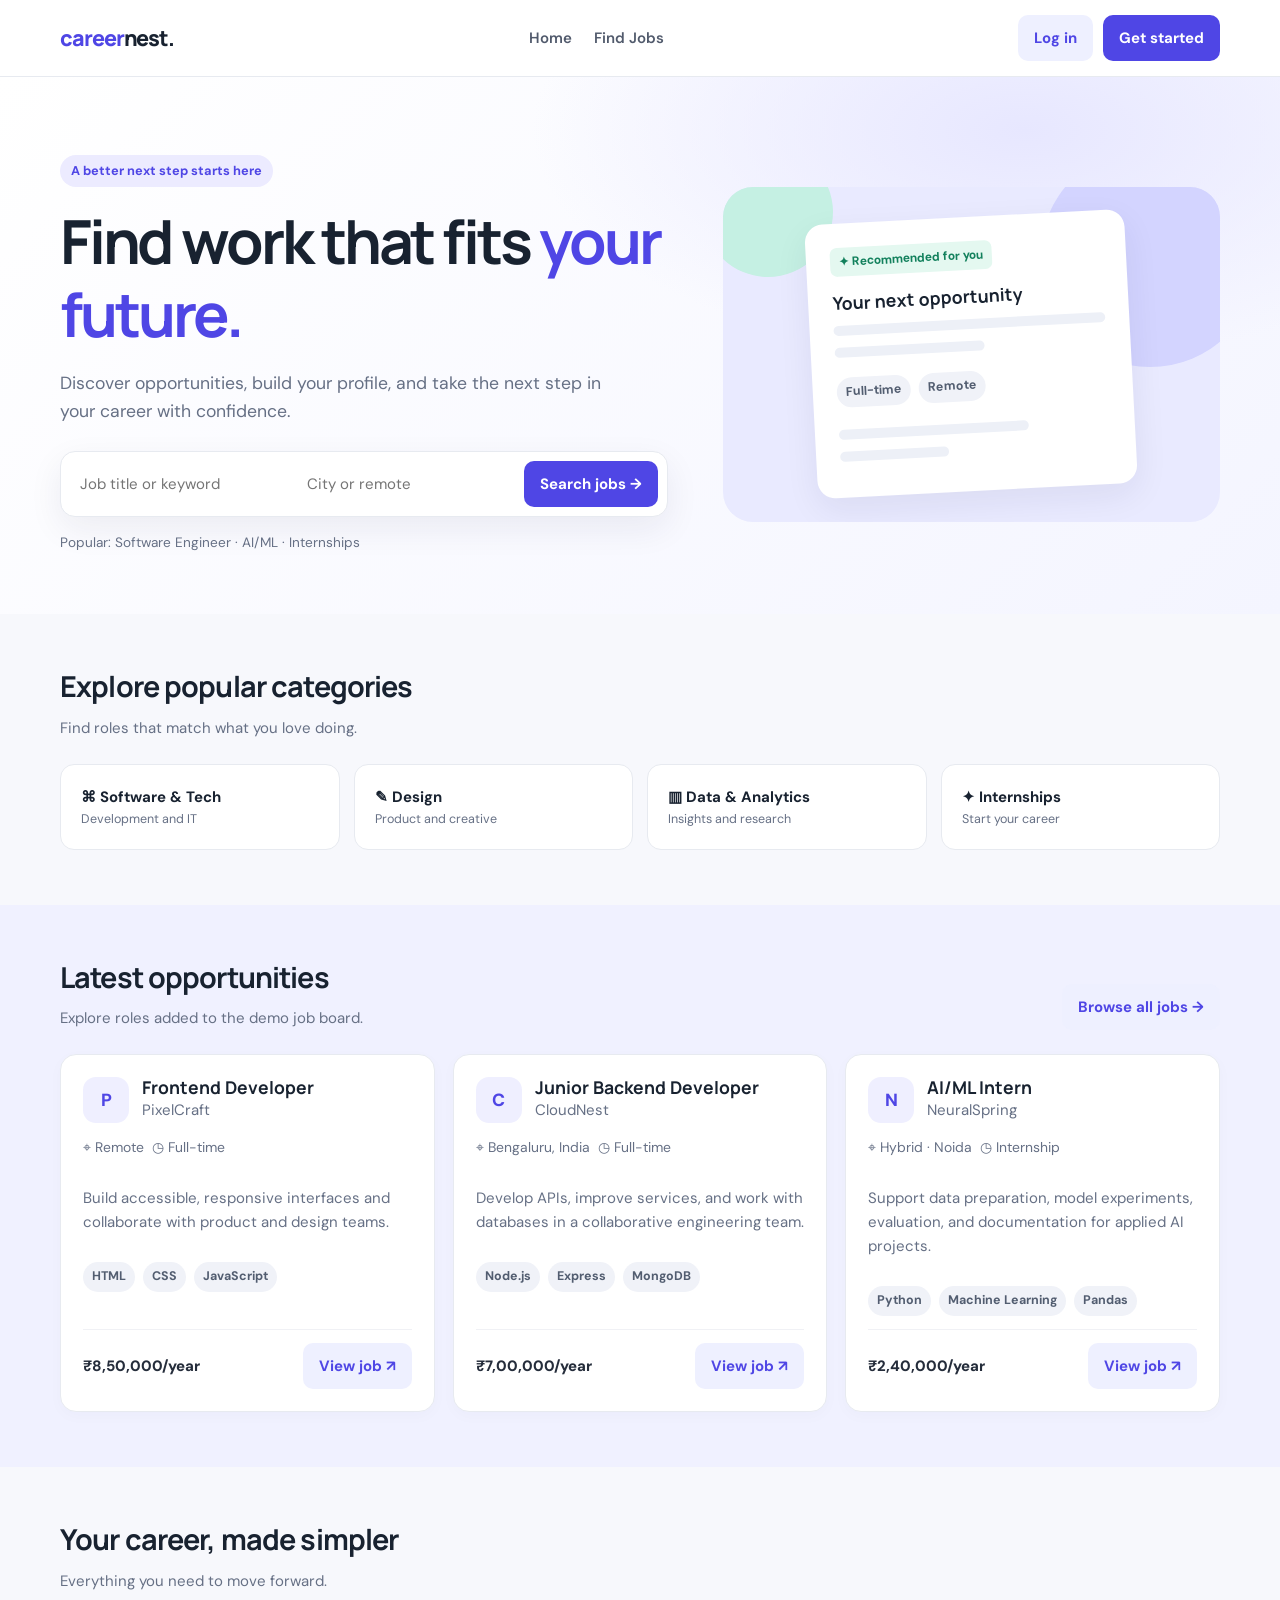
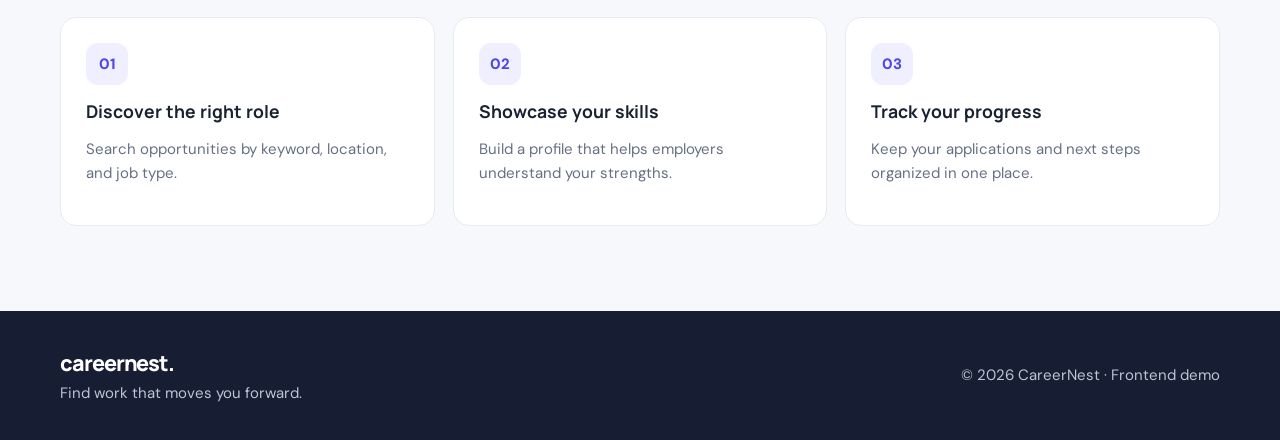
<file: job-portal-frontend/index.html>
<!DOCTYPE html>
<html lang="en">
<head>
  <meta charset="UTF-8">
  <meta name="viewport" content="width=device-width, initial-scale=1.0">
  <meta name="description" content="CareerNest job portal frontend demo">
  <title>CareerNest | Find your next opportunity</title>
  <link rel="stylesheet" href="css/style.css">
  <link rel="stylesheet" href="css/responsive.css">
</head>
<body data-page="home">
  <div id="app"><main class="container" style="padding:60px 0">Loading CareerNest…</main></div>
  <script src="js/app.js"></script>
</body>
</html>
</file>
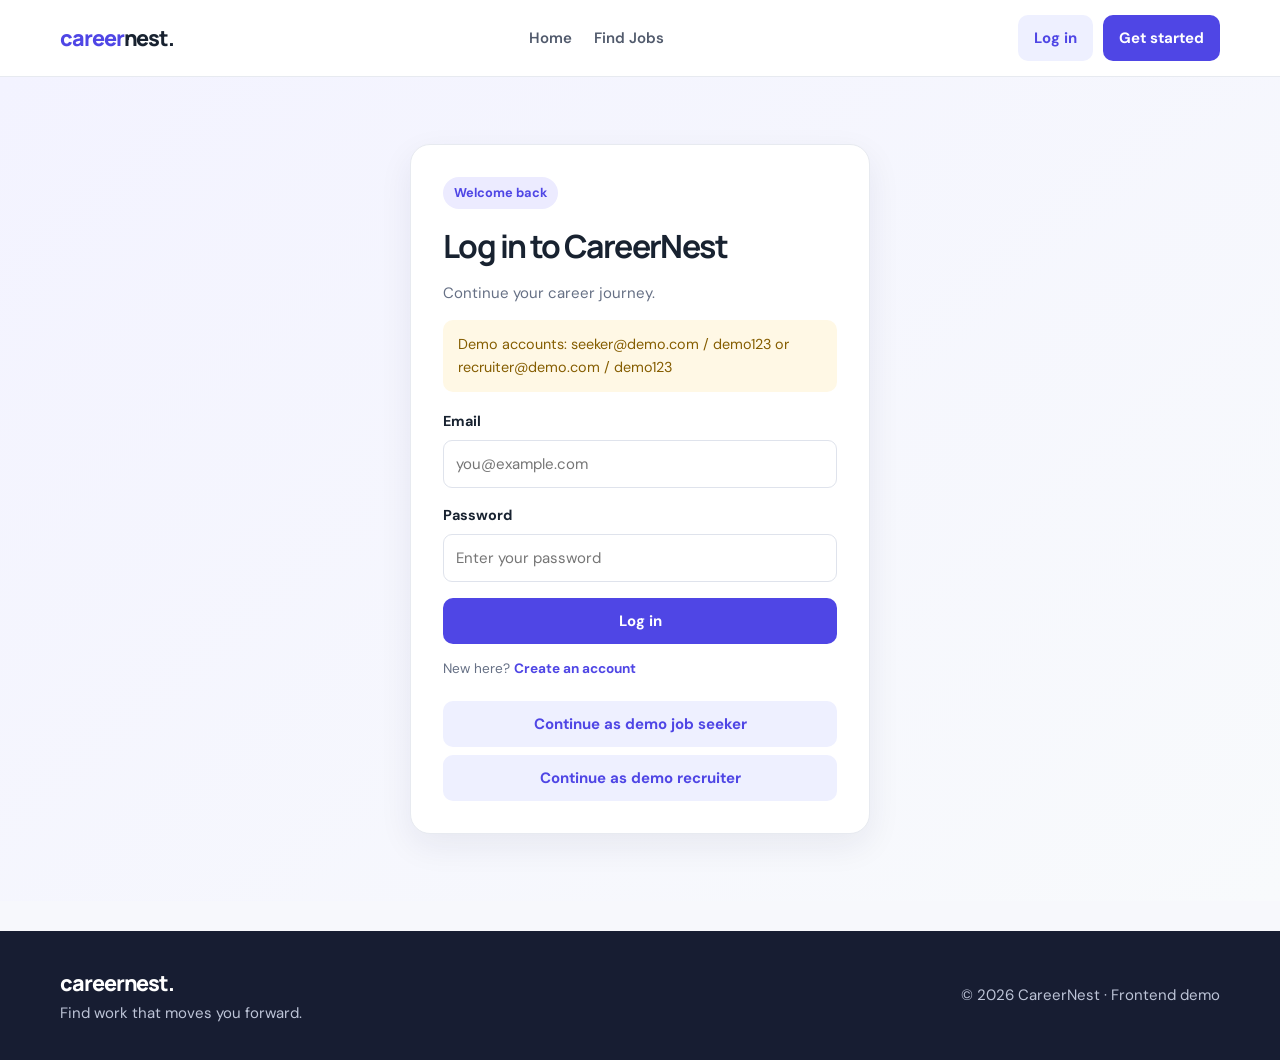
<file: job-portal-frontend/applicants.html>
<!DOCTYPE html>
<html lang="en">
<head>
  <meta charset="UTF-8">
  <meta name="viewport" content="width=device-width, initial-scale=1.0">
  <meta name="description" content="CareerNest job portal frontend demo">
  <title>CareerNest | Applicants</title>
  <link rel="stylesheet" href="css/style.css">
  <link rel="stylesheet" href="css/responsive.css">
</head>
<body data-page="applicants">
  <div id="app"><main class="container" style="padding:60px 0">Loading CareerNest…</main></div>
  <script src="js/app.js"></script>
</body>
</html>
</file>
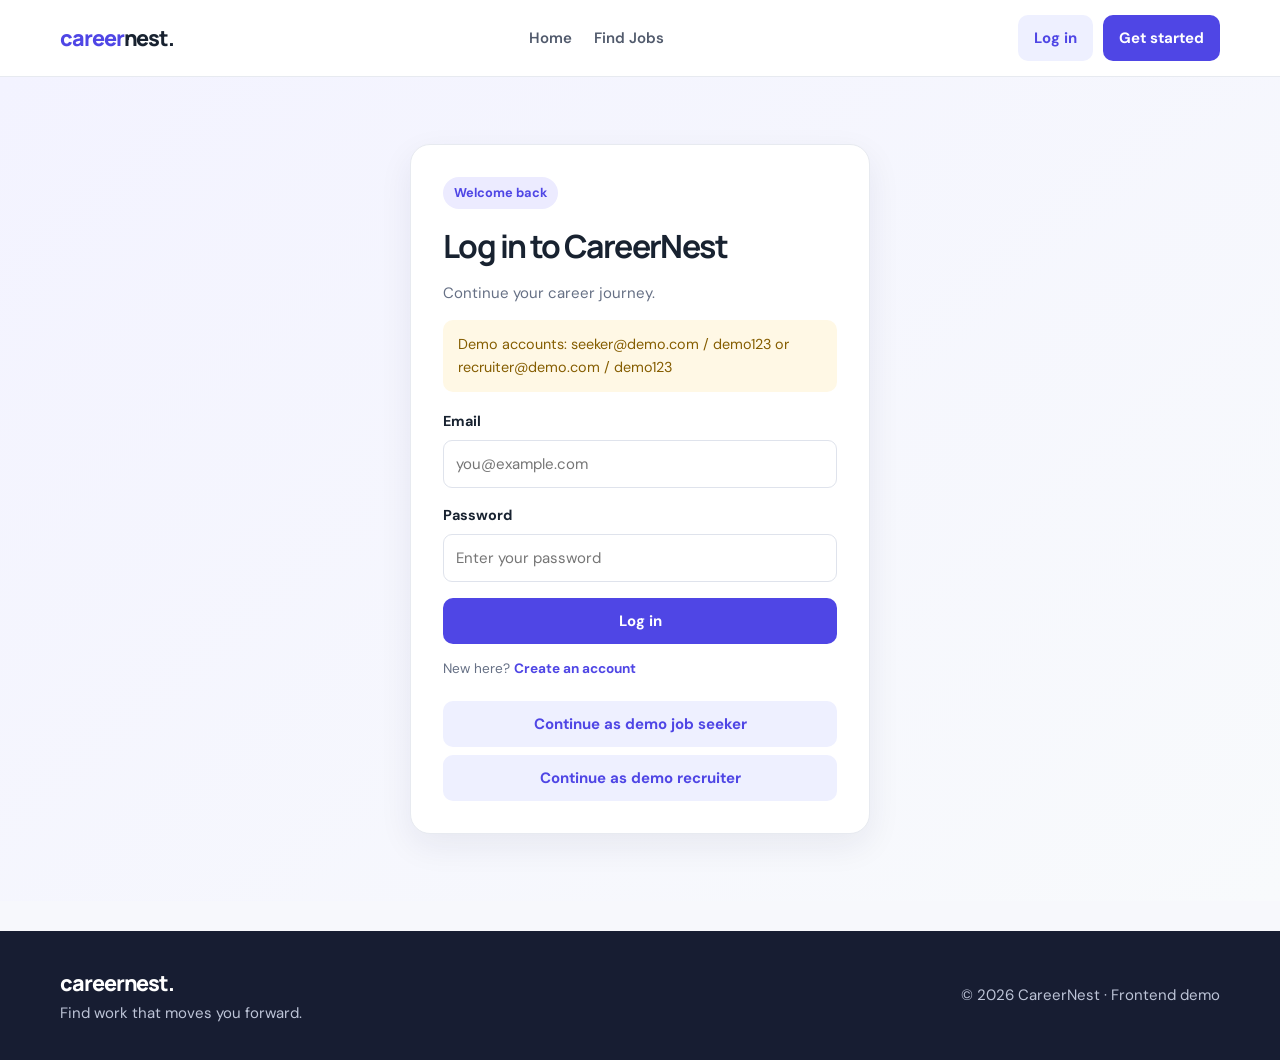
<file: job-portal-frontend/applications.html>
<!DOCTYPE html>
<html lang="en">
<head>
  <meta charset="UTF-8">
  <meta name="viewport" content="width=device-width, initial-scale=1.0">
  <meta name="description" content="CareerNest job portal frontend demo">
  <title>CareerNest | Applications</title>
  <link rel="stylesheet" href="css/style.css">
  <link rel="stylesheet" href="css/responsive.css">
</head>
<body data-page="applications">
  <div id="app"><main class="container" style="padding:60px 0">Loading CareerNest…</main></div>
  <script src="js/app.js"></script>
</body>
</html>
</file>
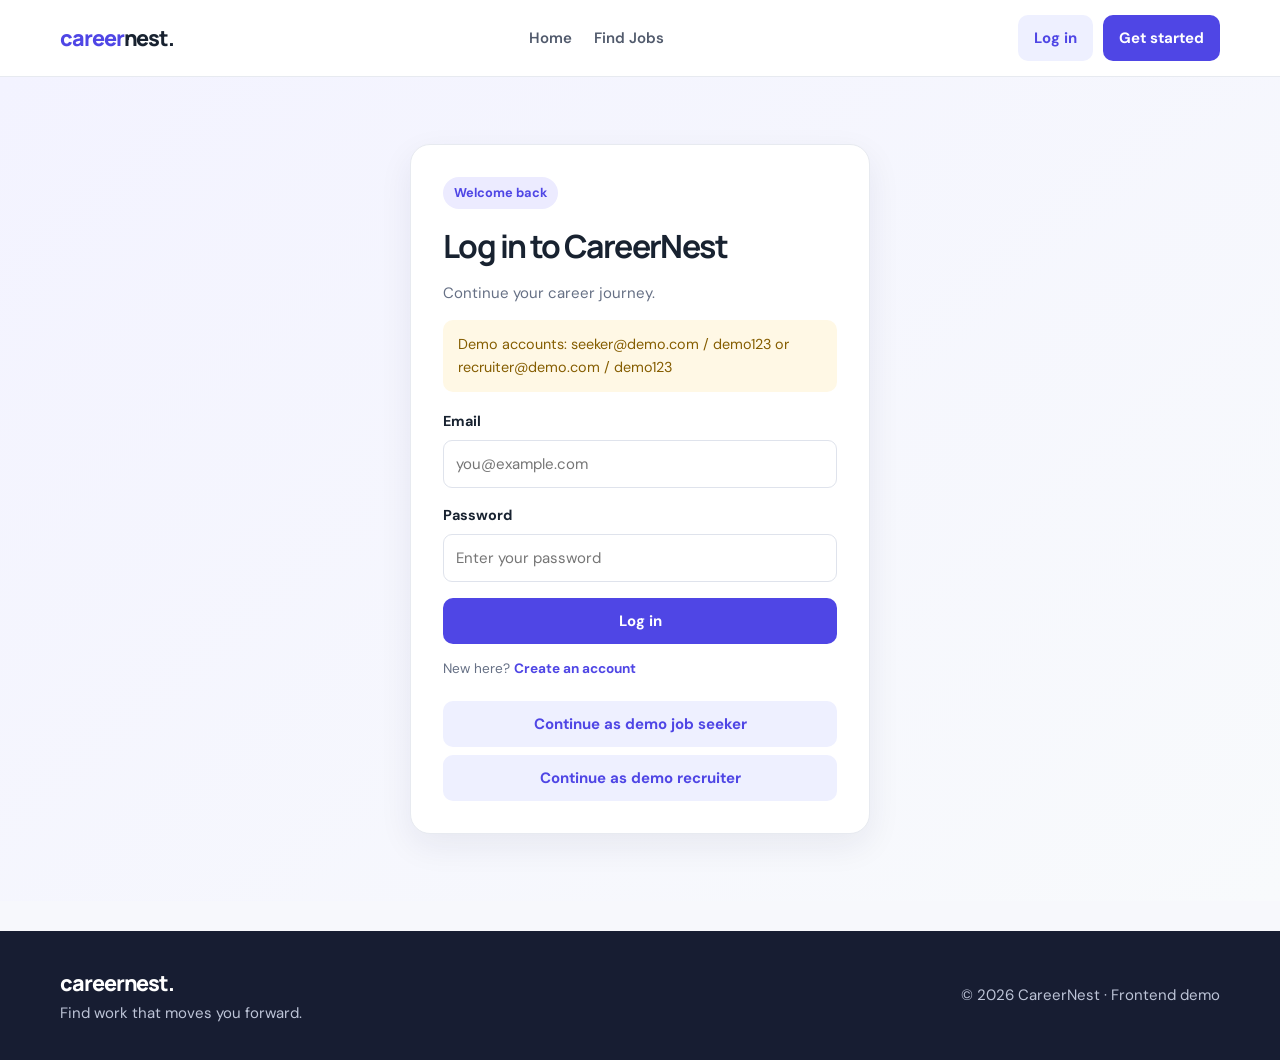
<file: job-portal-frontend/company-profile.html>
<!DOCTYPE html>
<html lang="en">
<head>
  <meta charset="UTF-8">
  <meta name="viewport" content="width=device-width, initial-scale=1.0">
  <meta name="description" content="CareerNest job portal frontend demo">
  <title>CareerNest | Company Profile</title>
  <link rel="stylesheet" href="css/style.css">
  <link rel="stylesheet" href="css/responsive.css">
</head>
<body data-page="company-profile">
  <div id="app"><main class="container" style="padding:60px 0">Loading CareerNest…</main></div>
  <script src="js/app.js"></script>
</body>
</html>
</file>
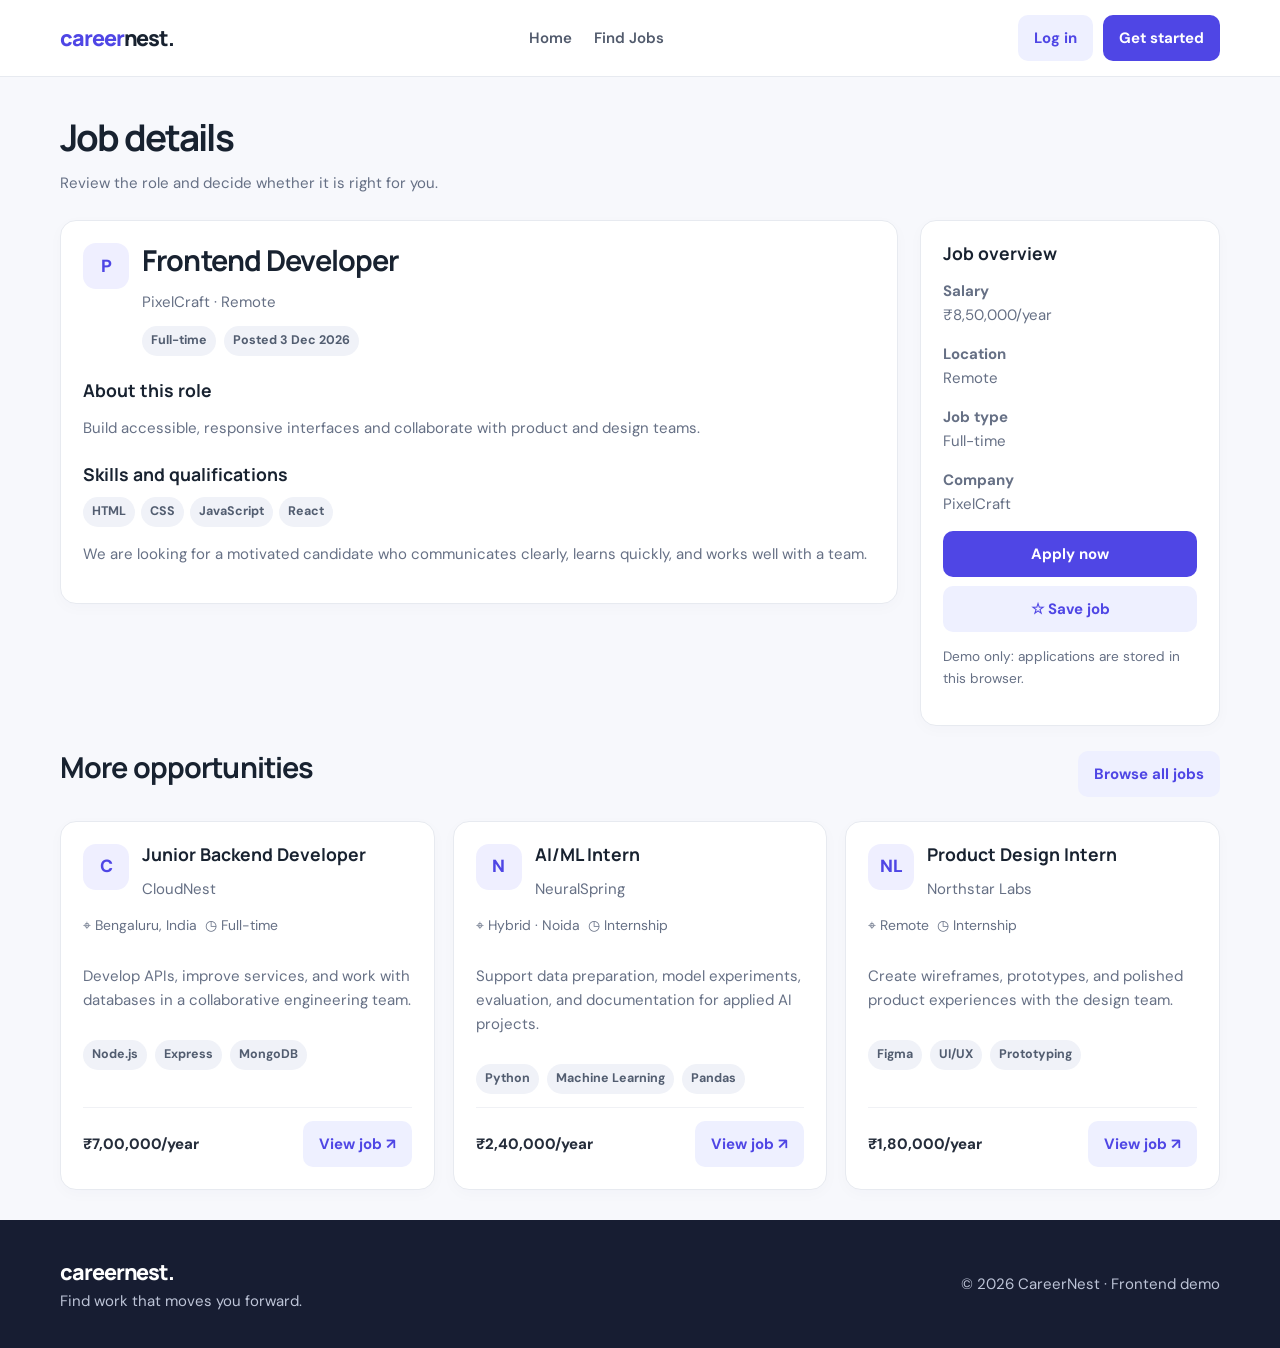
<file: job-portal-frontend/job-details.html>
<!DOCTYPE html>
<html lang="en">
<head>
  <meta charset="UTF-8">
  <meta name="viewport" content="width=device-width, initial-scale=1.0">
  <meta name="description" content="CareerNest job portal frontend demo">
  <title>CareerNest | Job Details</title>
  <link rel="stylesheet" href="css/style.css">
  <link rel="stylesheet" href="css/responsive.css">
</head>
<body data-page="job-details">
  <div id="app"><main class="container" style="padding:60px 0">Loading CareerNest…</main></div>
  <script src="js/app.js"></script>
</body>
</html>
</file>
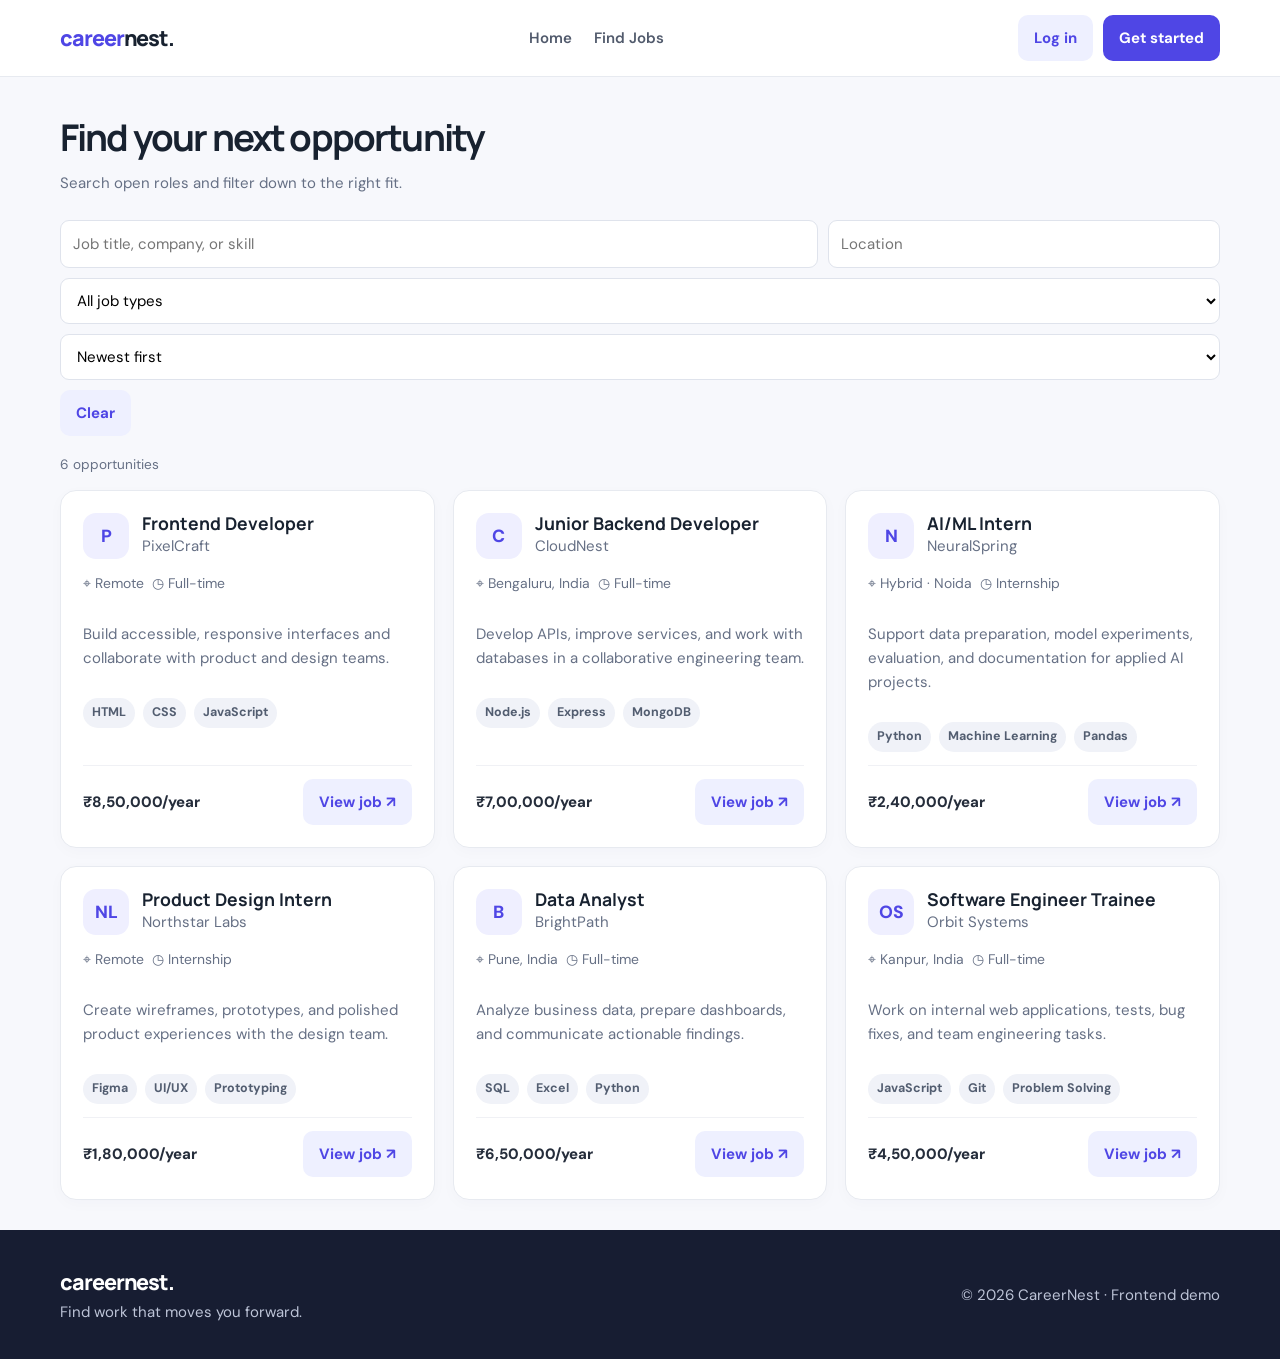
<file: job-portal-frontend/jobs.html>
<!DOCTYPE html>
<html lang="en">
<head>
  <meta charset="UTF-8">
  <meta name="viewport" content="width=device-width, initial-scale=1.0">
  <meta name="description" content="CareerNest job portal frontend demo">
  <title>CareerNest | Jobs</title>
  <link rel="stylesheet" href="css/style.css">
  <link rel="stylesheet" href="css/responsive.css">
</head>
<body data-page="jobs">
  <div id="app"><main class="container" style="padding:60px 0">Loading CareerNest…</main></div>
  <script src="js/app.js"></script>
</body>
</html>
</file>
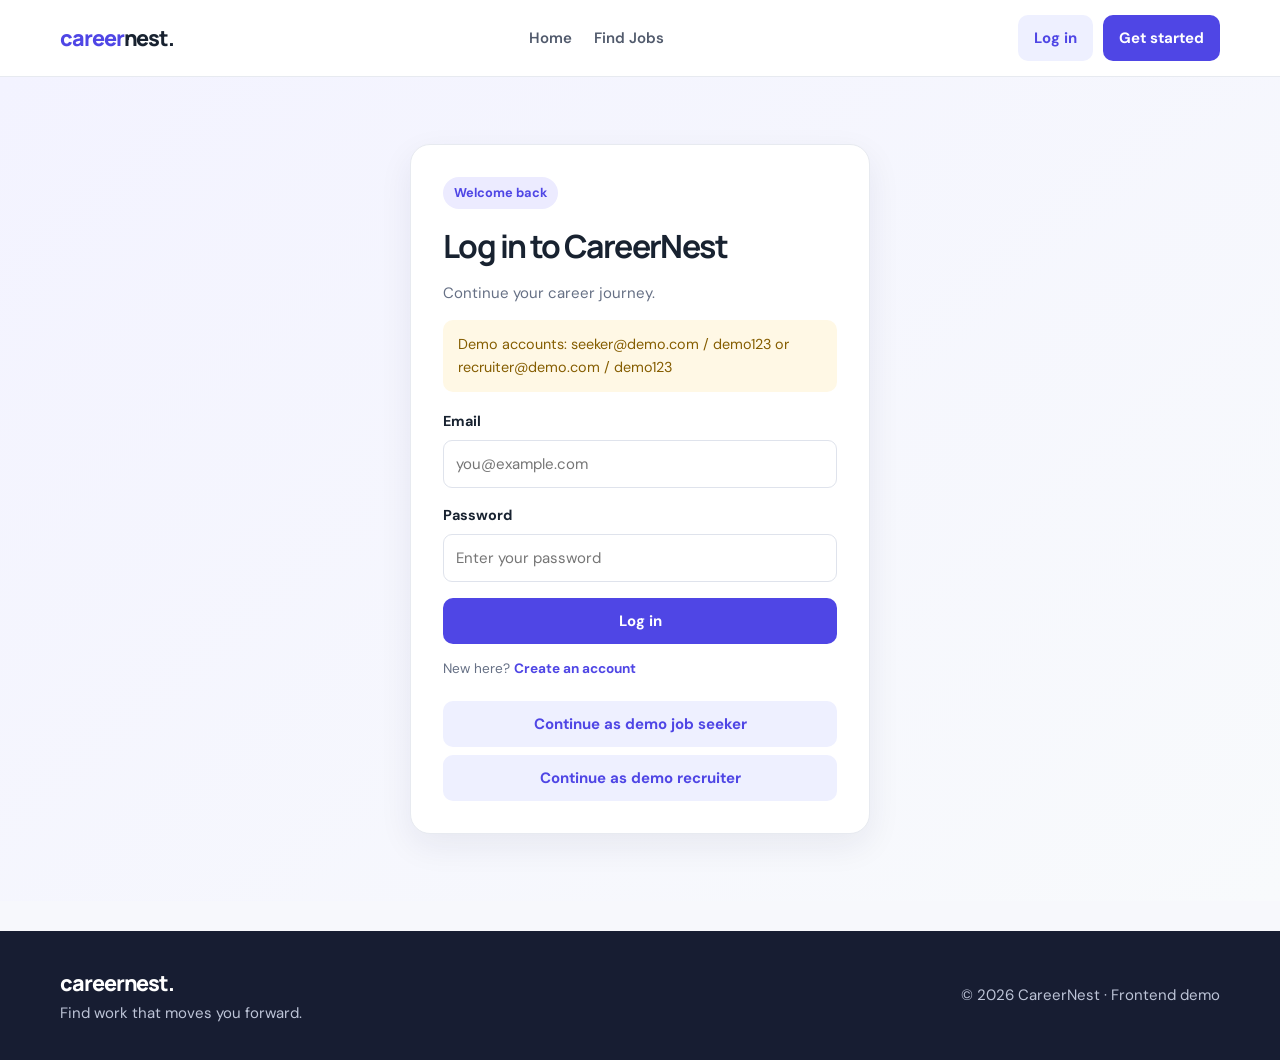
<file: job-portal-frontend/jobseeker-dashboard.html>
<!DOCTYPE html>
<html lang="en">
<head>
  <meta charset="UTF-8">
  <meta name="viewport" content="width=device-width, initial-scale=1.0">
  <meta name="description" content="CareerNest job portal frontend demo">
  <title>CareerNest | Jobseeker Dashboard</title>
  <link rel="stylesheet" href="css/style.css">
  <link rel="stylesheet" href="css/responsive.css">
</head>
<body data-page="jobseeker-dashboard">
  <div id="app"><main class="container" style="padding:60px 0">Loading CareerNest…</main></div>
  <script src="js/app.js"></script>
</body>
</html>
</file>
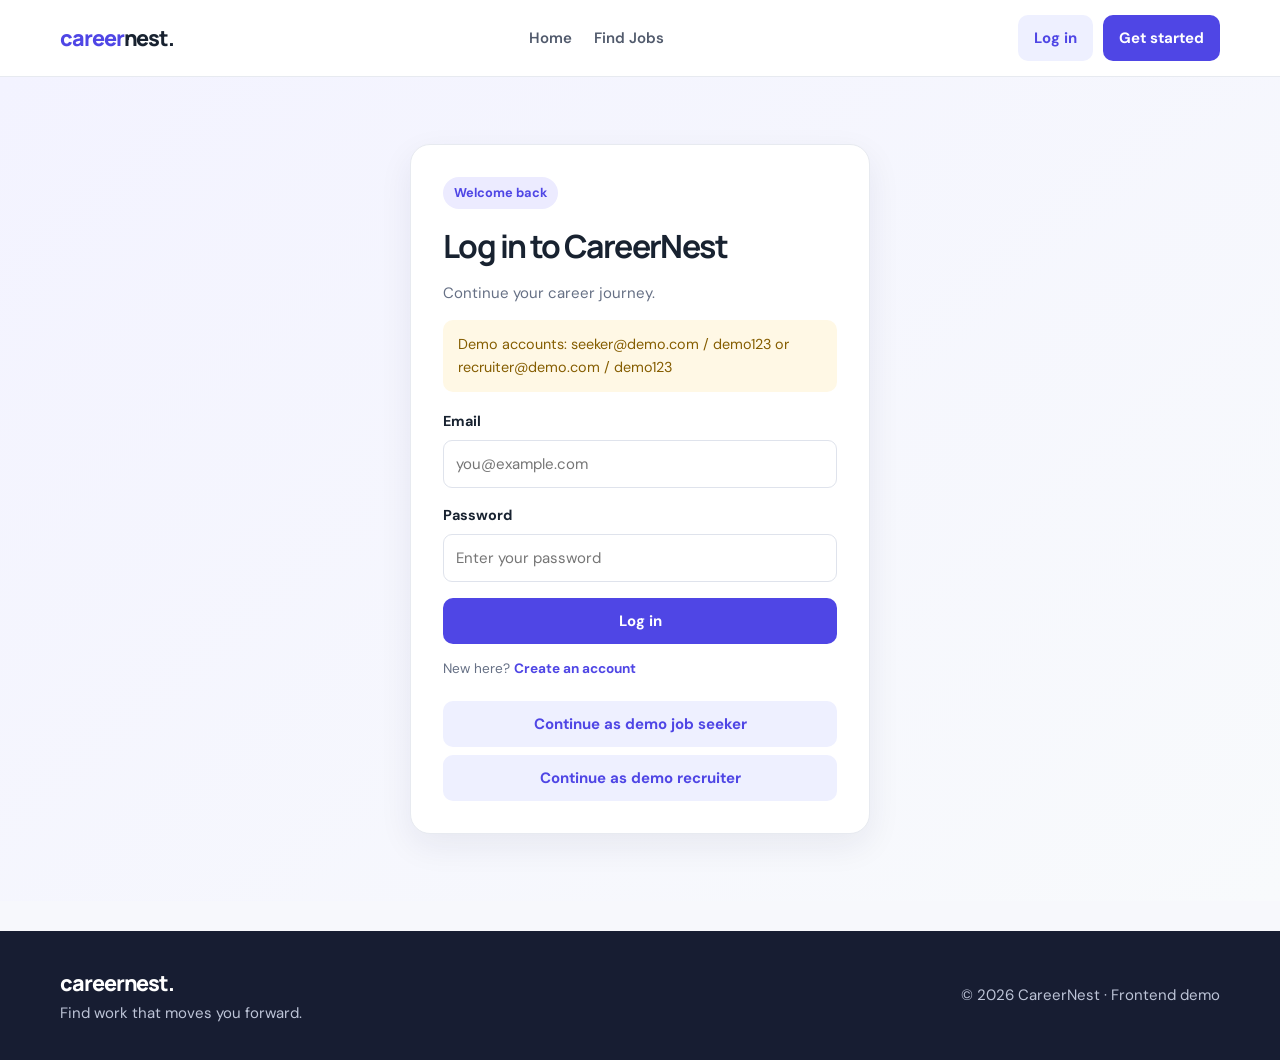
<file: job-portal-frontend/login.html>
<!DOCTYPE html>
<html lang="en">
<head>
  <meta charset="UTF-8">
  <meta name="viewport" content="width=device-width, initial-scale=1.0">
  <meta name="description" content="CareerNest job portal frontend demo">
  <title>CareerNest | Login</title>
  <link rel="stylesheet" href="css/style.css">
  <link rel="stylesheet" href="css/responsive.css">
</head>
<body data-page="login">
  <div id="app"><main class="container" style="padding:60px 0">Loading CareerNest…</main></div>
  <script src="js/app.js"></script>
</body>
</html>
</file>
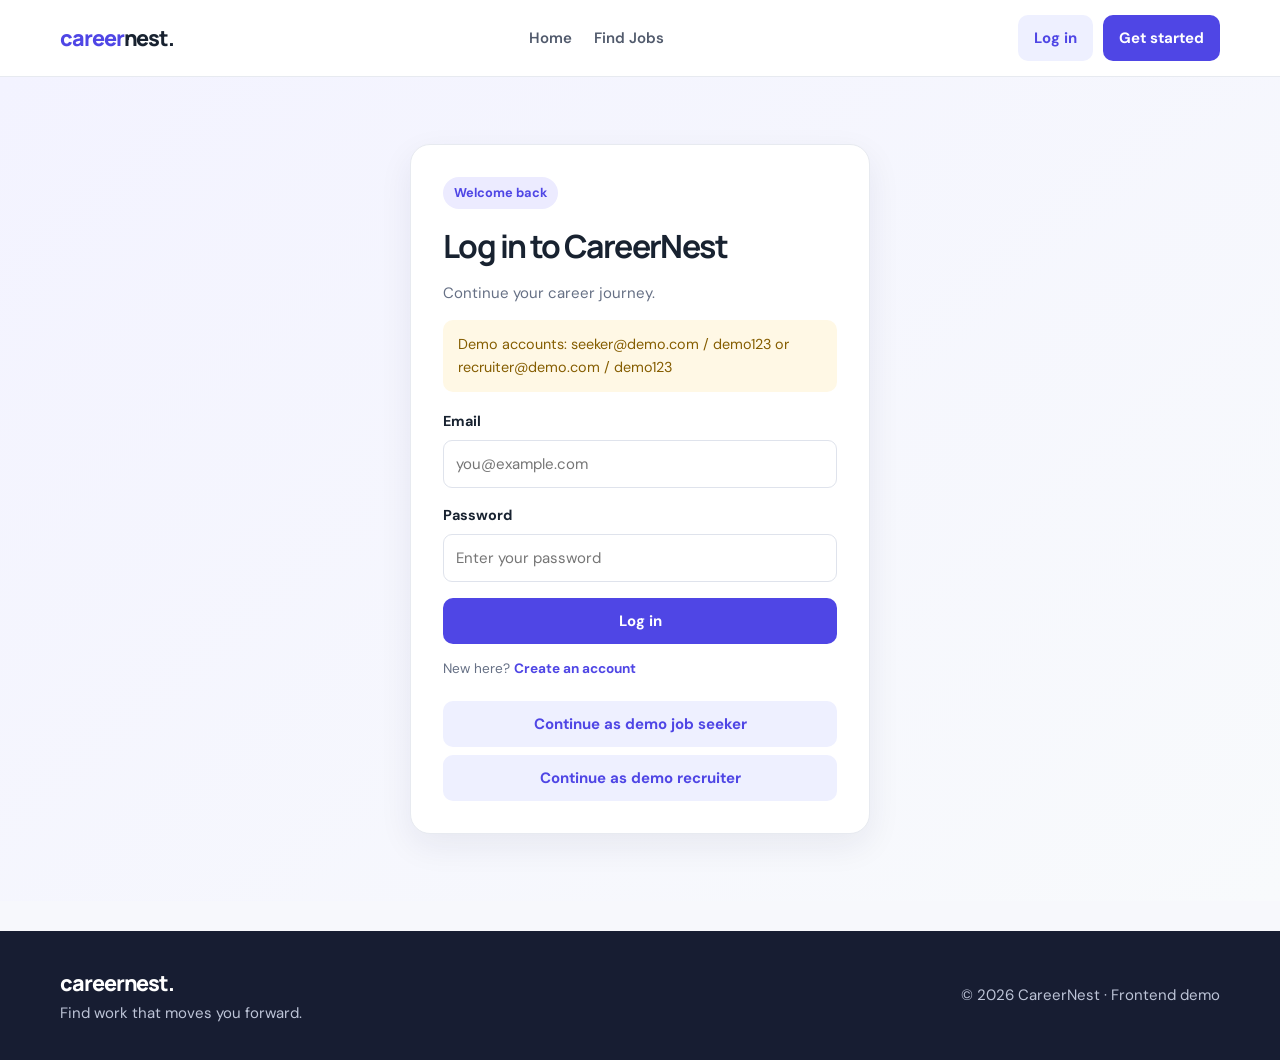
<file: job-portal-frontend/manage-jobs.html>
<!DOCTYPE html>
<html lang="en">
<head>
  <meta charset="UTF-8">
  <meta name="viewport" content="width=device-width, initial-scale=1.0">
  <meta name="description" content="CareerNest job portal frontend demo">
  <title>CareerNest | Manage Jobs</title>
  <link rel="stylesheet" href="css/style.css">
  <link rel="stylesheet" href="css/responsive.css">
</head>
<body data-page="manage-jobs">
  <div id="app"><main class="container" style="padding:60px 0">Loading CareerNest…</main></div>
  <script src="js/app.js"></script>
</body>
</html>
</file>
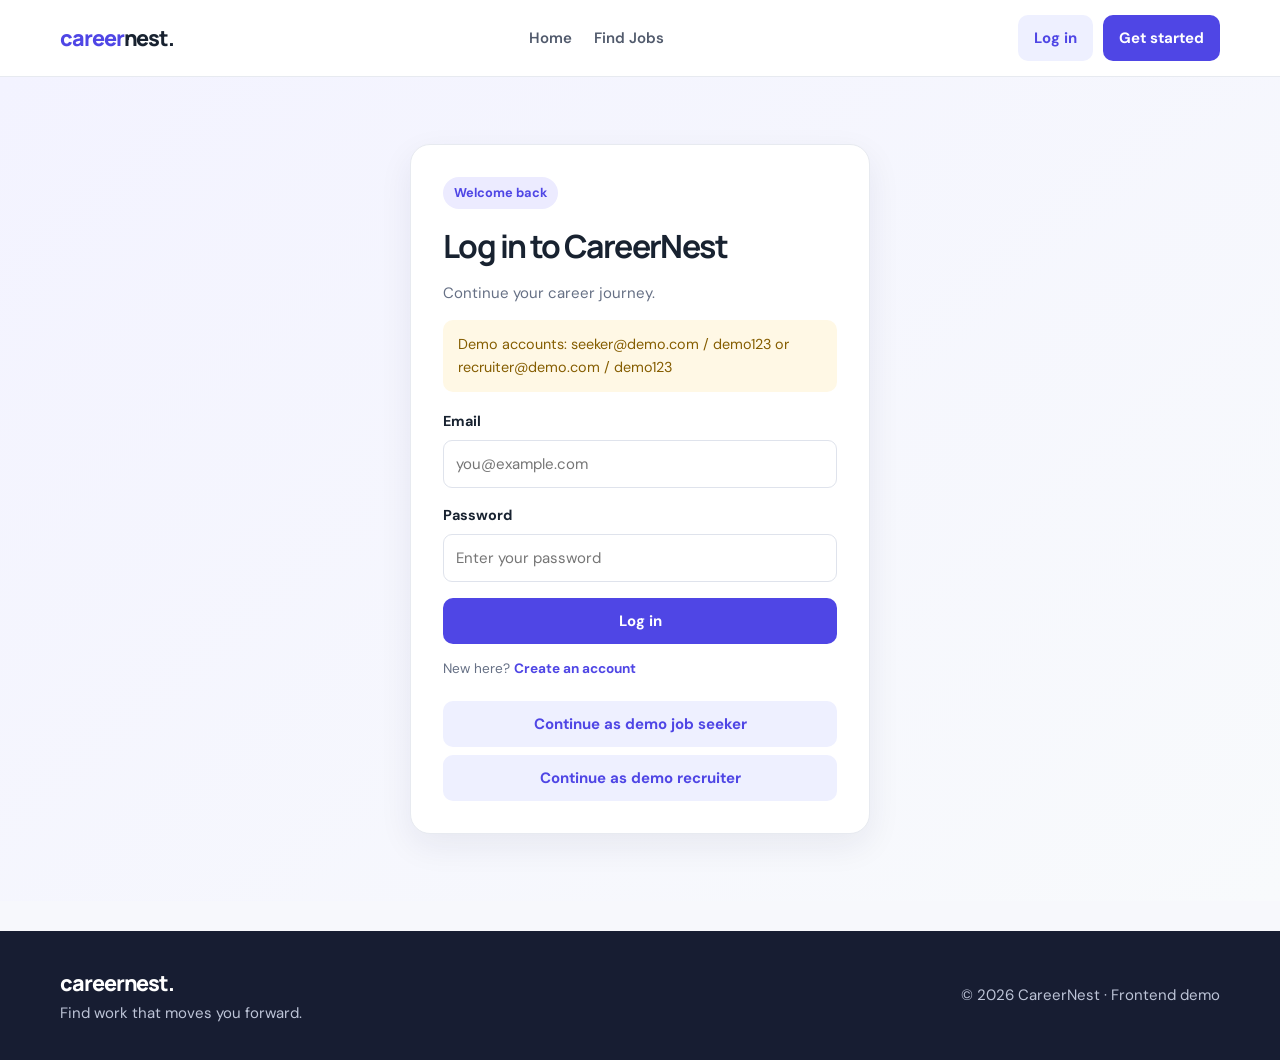
<file: job-portal-frontend/post-job.html>
<!DOCTYPE html>
<html lang="en">
<head>
  <meta charset="UTF-8">
  <meta name="viewport" content="width=device-width, initial-scale=1.0">
  <meta name="description" content="CareerNest job portal frontend demo">
  <title>CareerNest | Post Job</title>
  <link rel="stylesheet" href="css/style.css">
  <link rel="stylesheet" href="css/responsive.css">
</head>
<body data-page="post-job">
  <div id="app"><main class="container" style="padding:60px 0">Loading CareerNest…</main></div>
  <script src="js/app.js"></script>
</body>
</html>
</file>
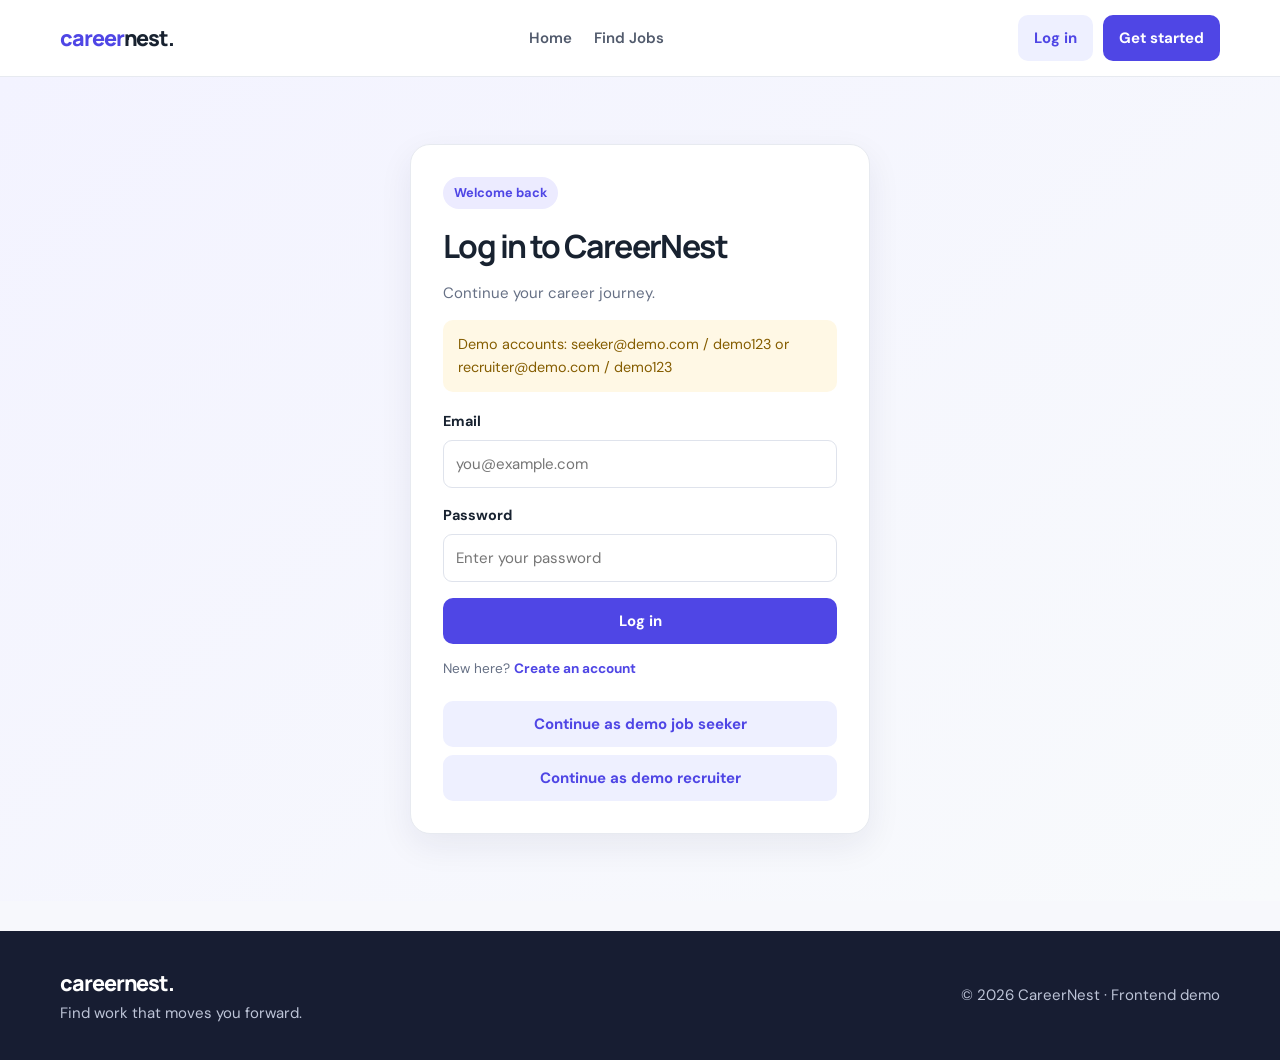
<file: job-portal-frontend/profile.html>
<!DOCTYPE html>
<html lang="en">
<head>
  <meta charset="UTF-8">
  <meta name="viewport" content="width=device-width, initial-scale=1.0">
  <meta name="description" content="CareerNest job portal frontend demo">
  <title>CareerNest | Profile</title>
  <link rel="stylesheet" href="css/style.css">
  <link rel="stylesheet" href="css/responsive.css">
</head>
<body data-page="profile">
  <div id="app"><main class="container" style="padding:60px 0">Loading CareerNest…</main></div>
  <script src="js/app.js"></script>
</body>
</html>
</file>
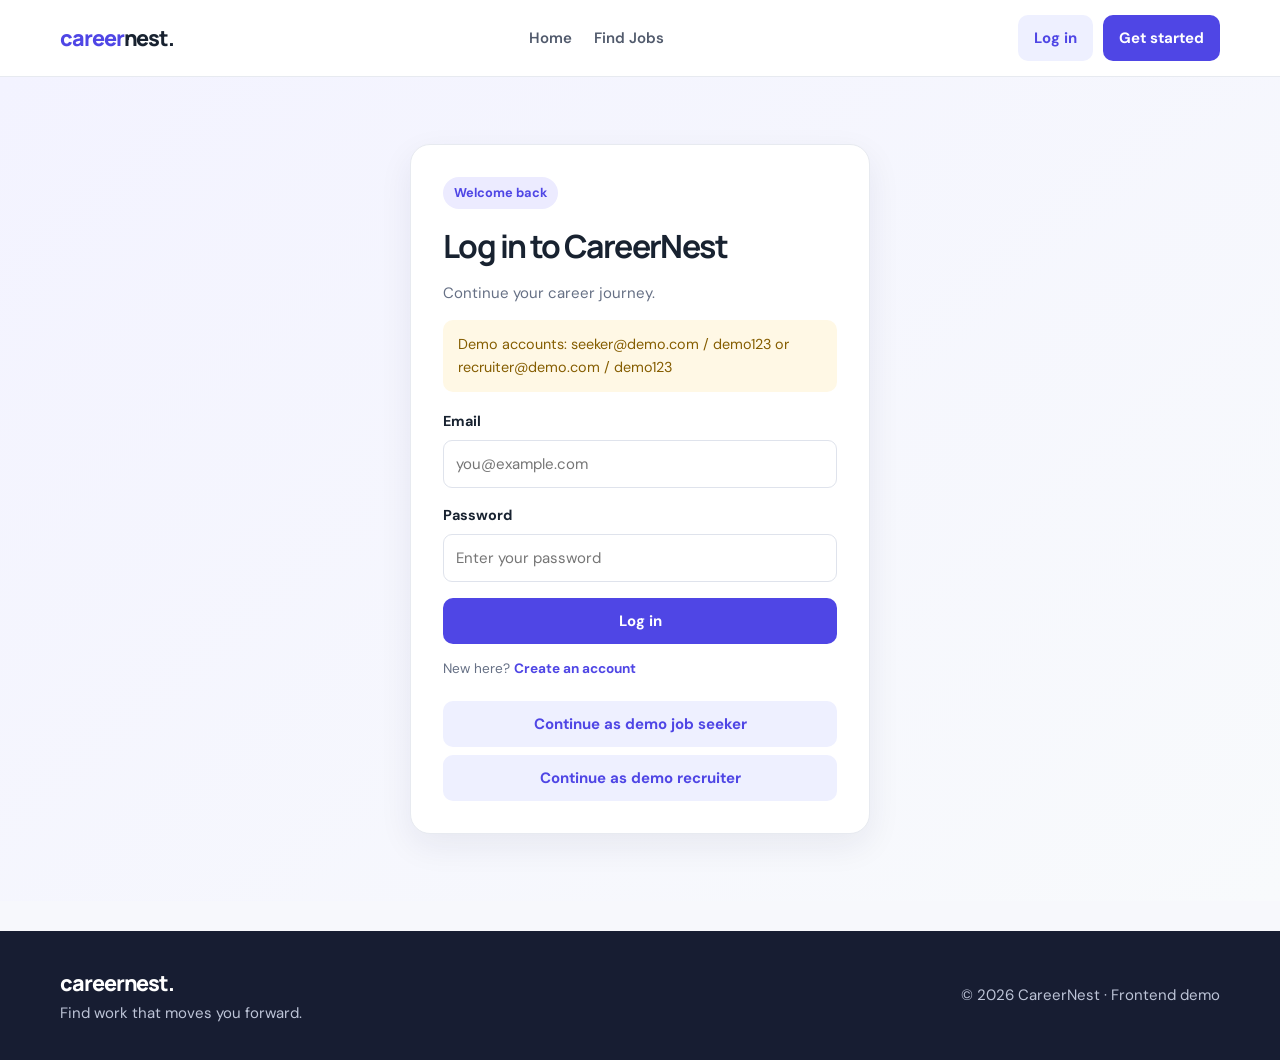
<file: job-portal-frontend/recruiter-dashboard.html>
<!DOCTYPE html>
<html lang="en">
<head>
  <meta charset="UTF-8">
  <meta name="viewport" content="width=device-width, initial-scale=1.0">
  <meta name="description" content="CareerNest job portal frontend demo">
  <title>CareerNest | Recruiter Dashboard</title>
  <link rel="stylesheet" href="css/style.css">
  <link rel="stylesheet" href="css/responsive.css">
</head>
<body data-page="recruiter-dashboard">
  <div id="app"><main class="container" style="padding:60px 0">Loading CareerNest…</main></div>
  <script src="js/app.js"></script>
</body>
</html>
</file>
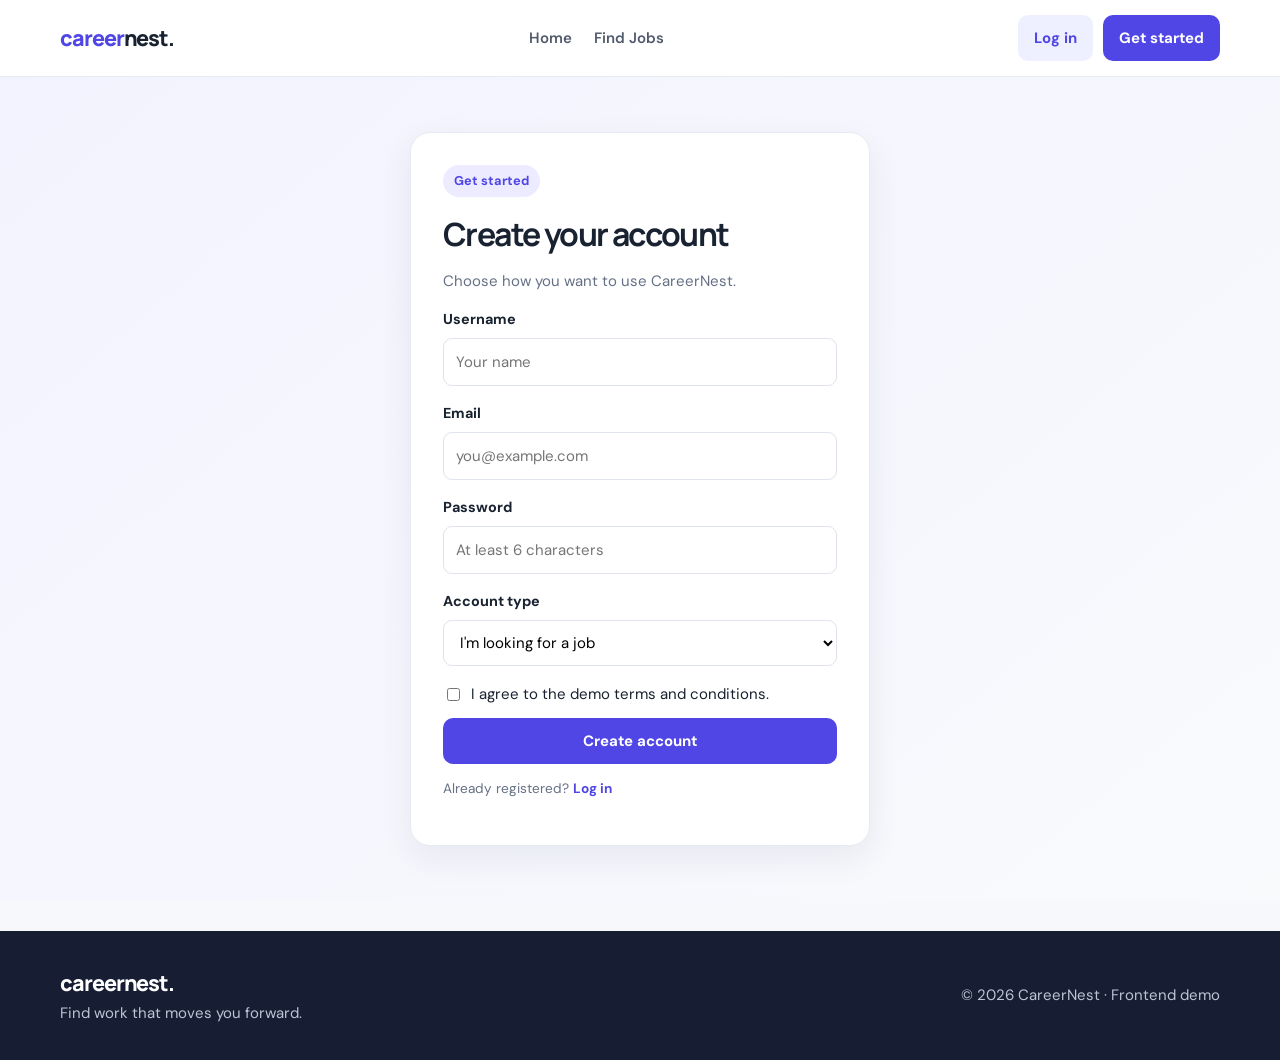
<file: job-portal-frontend/register.html>
<!DOCTYPE html>
<html lang="en">
<head>
  <meta charset="UTF-8">
  <meta name="viewport" content="width=device-width, initial-scale=1.0">
  <meta name="description" content="CareerNest job portal frontend demo">
  <title>CareerNest | Register</title>
  <link rel="stylesheet" href="css/style.css">
  <link rel="stylesheet" href="css/responsive.css">
</head>
<body data-page="register">
  <div id="app"><main class="container" style="padding:60px 0">Loading CareerNest…</main></div>
  <script src="js/app.js"></script>
</body>
</html>
</file>
<file: job-portal-frontend/css/style.css>
@import url('https://fonts.googleapis.com/css2?family=DM+Sans:wght@400;500;600;700&family=Manrope:wght@400;500;600;700;800&display=swap');
:root{--primary:#4f46e5;--primary-dark:#3730a3;--ink:#182230;--muted:#667085;--line:#e7eaf0;--bg:#f7f8fc;--white:#fff;--green:#12805c;--shadow:0 12px 34px rgba(22,34,66,.07)}*{box-sizing:border-box}body{margin:0;background:var(--bg);color:var(--ink);font-family:'DM Sans',sans-serif;font-size:15px;line-height:1.6}h1,h2,h3,h4{font-family:Manrope,sans-serif;line-height:1.2;margin:0 0 12px}h1{font-size:clamp(2.1rem,5vw,3.8rem);letter-spacing:-.05em}h2{font-size:1.8rem;letter-spacing:-.03em}h3{font-size:1.1rem}p{color:var(--muted)}a{color:inherit;text-decoration:none}button,input,textarea,select{font:inherit}button,.btn{border:0;border-radius:10px;padding:11px 16px;background:var(--primary);color:white;font-weight:700;cursor:pointer;display:inline-flex;align-items:center;justify-content:center;gap:8px;transition:.2s}button:hover,.btn:hover{background:var(--primary-dark);transform:translateY(-1px)}button.secondary,.btn.secondary{background:#eef0ff;color:var(--primary)}button.danger{background:#fff0f0;color:#c62828}.container{width:min(1160px,calc(100% - 36px));margin:auto}.navbar{background:#fff;border-bottom:1px solid var(--line);position:sticky;top:0;z-index:10}.nav-inner{height:76px;display:flex;align-items:center;justify-content:space-between;gap:20px}.brand{font-family:Manrope;font-size:1.35rem;font-weight:800;letter-spacing:-.05em;color:var(--primary)}.brand span{color:var(--ink)}.nav-links{display:flex;align-items:center;gap:22px;color:#515a6c;font-weight:600}.nav-actions{display:flex;align-items:center;gap:10px}.mobile-toggle{display:none;background:#f0f1f8;color:var(--ink)}.hero{padding:78px 0 60px;background:radial-gradient(ellipse at 80% 10%,#e7e7ff 0,transparent 34%),linear-gradient(135deg,#fff 0%,#f4f5ff 100%)}.hero-grid{display:grid;grid-template-columns:1.1fr .9fr;align-items:center;gap:55px}.eyebrow{display:inline-block;background:#ecebff;color:var(--primary);padding:6px 11px;border-radius:99px;font-weight:700;font-size:.8rem;margin-bottom:18px}.hero p{font-size:1.1rem;max-width:560px}.search-panel{display:flex;gap:8px;background:white;padding:9px;border:1px solid var(--line);box-shadow:var(--shadow);border-radius:15px;margin:26px 0 15px}.search-panel input{min-width:0;flex:1;border:0;outline:0;padding:10px}.hero-art{background:#e9eaff;border-radius:30px;padding:30px;min-height:310px;display:flex;align-items:center;justify-content:center;position:relative;overflow:hidden}.hero-art:before,.hero-art:after{content:'';position:absolute;border-radius:50%;background:#d3d4ff;width:220px;height:220px;right:-40px;top:-40px}.hero-art:after{width:130px;height:130px;left:-20px;bottom:-30px;background:#c5f0e3}.art-card{position:relative;z-index:1;background:white;border-radius:18px;padding:24px;width:min(320px,100%);box-shadow:var(--shadow);transform:rotate(-3deg)}.art-line{height:10px;background:#edf0f7;border-radius:20px;margin:12px 0}.art-line.short{width:55%}.art-chip{display:inline-block;background:#e4f8f0;color:#12805c;padding:5px 9px;border-radius:7px;font-size:.75rem;font-weight:700}.section{padding:55px 0}.section-head{display:flex;align-items:end;justify-content:space-between;gap:20px;margin-bottom:24px}.section-head p{margin:0}.grid{display:grid;grid-template-columns:repeat(3,minmax(0,1fr));gap:18px}.card{background:white;border:1px solid var(--line);border-radius:16px;padding:22px;box-shadow:0 4px 15px rgba(22,34,66,.025)}.job-card{display:flex;flex-direction:column;gap:13px}.job-top{display:flex;align-items:flex-start;gap:13px}.company-logo{width:46px;height:46px;flex:0 0 46px;border-radius:13px;background:#efefff;color:var(--primary);display:grid;place-items:center;font-weight:800;font-size:1.1rem}.job-card h3{margin:0}.muted{color:var(--muted)}.job-meta{display:flex;gap:8px;flex-wrap:wrap;color:var(--muted);font-size:.87rem}.pill{display:inline-flex;background:#f0f2f8;color:#525d70;border-radius:99px;padding:5px 9px;font-size:.78rem;font-weight:700}.pill.green{background:#e6f8ef;color:#087443}.pill.purple{background:#efedff;color:#5145cd}.job-bottom{display:flex;align-items:center;justify-content:space-between;gap:10px;margin-top:auto;padding-top:13px;border-top:1px solid #f0f1f5}.price{font-weight:800;color:#252d3b}.page-head{padding:38px 0 25px}.page-head p{margin:7px 0 0}.page-layout{display:grid;grid-template-columns:250px minmax(0,1fr);gap:22px;padding-bottom:55px}.sidebar{background:white;border:1px solid var(--line);border-radius:16px;padding:20px;height:max-content}.sidebar a{display:block;padding:10px 12px;border-radius:9px;color:#667085;font-weight:600;margin:3px 0}.sidebar a.active,.sidebar a:hover{background:#efefff;color:var(--primary)}.main-content{min-width:0}.toolbar{display:flex;gap:10px;flex-wrap:wrap;margin-bottom:18px}.field{display:flex;flex-direction:column;gap:7px;margin-bottom:16px}.field label{font-weight:700;font-size:.9rem}.field input,.field textarea,.field select,.toolbar input,.toolbar select{width:100%;padding:11px 12px;border:1px solid #dfe3ec;border-radius:9px;background:white;outline:0}.field input:focus,.field textarea:focus,.field select:focus,.toolbar input:focus{border-color:var(--primary);box-shadow:0 0 0 3px #4f46e51c}.field textarea{min-height:125px;resize:vertical}.form-card{max-width:680px;margin:0 auto 50px}.form-card .card{padding:30px}.form-row{display:grid;grid-template-columns:1fr 1fr;gap:14px}.auth-wrap{min-height:calc(100vh - 76px);display:grid;place-items:center;padding:40px 18px;background:linear-gradient(140deg,#f3f3ff,#f8fafc)}.auth-card{width:min(460px,100%);background:white;border:1px solid var(--line);border-radius:20px;padding:32px;box-shadow:var(--shadow)}.auth-card h1{font-size:2rem}.auth-card .btn{width:100%}.stats{display:grid;grid-template-columns:repeat(3,1fr);gap:14px;margin-bottom:22px}.stat{background:white;border:1px solid var(--line);padding:20px;border-radius:15px}.stat strong{display:block;font-size:1.8rem;font-family:Manrope}.stat span{color:var(--muted);font-size:.9rem}.dashboard-title{display:flex;align-items:center;justify-content:space-between;gap:16px;margin-bottom:23px}.table-wrap{overflow:auto;background:white;border:1px solid var(--line);border-radius:14px}table{width:100%;border-collapse:collapse;min-width:600px}th,td{text-align:left;padding:14px 16px;border-bottom:1px solid #eef0f4}th{background:#fafbfe;color:#667085;font-size:.82rem}td{font-size:.91rem}.empty{text-align:center;padding:42px 20px;background:white;border:1px dashed #d9dce7;border-radius:14px}.empty .emoji{font-size:2rem}.notice{padding:12px 14px;border-radius:10px;margin:0 0 15px;background:#e8f8ef;color:#176b45}.notice.error{background:#fff0f0;color:#b42318}.footer{background:#171d32;color:white;padding:35px 0;margin-top:30px}.footer-inner{display:flex;align-items:center;justify-content:space-between;gap:18px}.footer p{margin:0;color:#bdc4d7}.category-grid{display:grid;grid-template-columns:repeat(4,1fr);gap:14px}.category{padding:20px;background:white;border:1px solid var(--line);border-radius:14px;font-weight:700}.category small{display:block;color:var(--muted);font-weight:400}.feature-row{display:grid;grid-template-columns:repeat(3,1fr);gap:18px}.feature{padding:25px;background:white;border:1px solid var(--line);border-radius:16px}.feature-icon{width:42px;height:42px;border-radius:12px;background:#efefff;color:var(--primary);display:grid;place-items:center;font-weight:800;margin-bottom:16px}.inline-actions{display:flex;gap:8px;flex-wrap:wrap}.detail-grid{display:grid;grid-template-columns:minmax(0,1fr) 300px;gap:22px}.detail-section{margin-top:24px}.detail-section h3{margin-bottom:12px}.detail-section p{white-space:pre-line}.toast{position:fixed;bottom:22px;right:22px;background:#182230;color:white;padding:13px 18px;border-radius:12px;box-shadow:var(--shadow);z-index:50;max-width:340px}.hidden{display:none!important}.small{font-size:.85rem}.checkbox-line{display:flex;align-items:center;gap:8px;margin:12px 0}.checkbox-line input{width:auto}.tag-input{display:flex;gap:8px}.tag-list{display:flex;gap:6px;flex-wrap:wrap;margin-top:9px}.tag-list .pill{gap:5px}.status-select{max-width:160px}.notice-bar{padding:13px 15px;background:#fff8e5;color:#855d00;border-radius:10px;margin-bottom:18px;font-size:.9rem}
</file>
<file: job-portal-frontend/css/responsive.css>
@media(max-width:900px){.hero-grid{grid-template-columns:1fr;gap:25px}.hero-art{min-height:230px}.grid{grid-template-columns:repeat(2,minmax(0,1fr))}.page-layout{grid-template-columns:1fr}.sidebar{display:flex;gap:5px;overflow:auto;padding:10px}.sidebar a{white-space:nowrap}.detail-grid{grid-template-columns:1fr}.category-grid{grid-template-columns:repeat(2,1fr)}}@media(max-width:650px){.nav-inner{height:66px}.mobile-toggle{display:inline-flex}.nav-links{display:none;position:absolute;top:66px;left:0;right:0;background:white;padding:15px 20px 20px;border-bottom:1px solid var(--line);flex-direction:column;align-items:stretch;gap:12px}.nav-links.open{display:flex}.nav-actions .btn{padding:9px 11px;font-size:.86rem}.nav-actions .secondary{display:none}.hero{padding:48px 0 35px}.search-panel{flex-direction:column}.grid,.feature-row{grid-template-columns:1fr}.stats{grid-template-columns:1fr}.form-row{grid-template-columns:1fr;gap:0}.section{padding:38px 0}.section-head,.dashboard-title{align-items:flex-start;flex-direction:column}.footer-inner{align-items:flex-start;flex-direction:column}.auth-card{padding:23px}.page-head{padding-top:28px}.container{width:min(100% - 26px,1160px)}}
</file>
